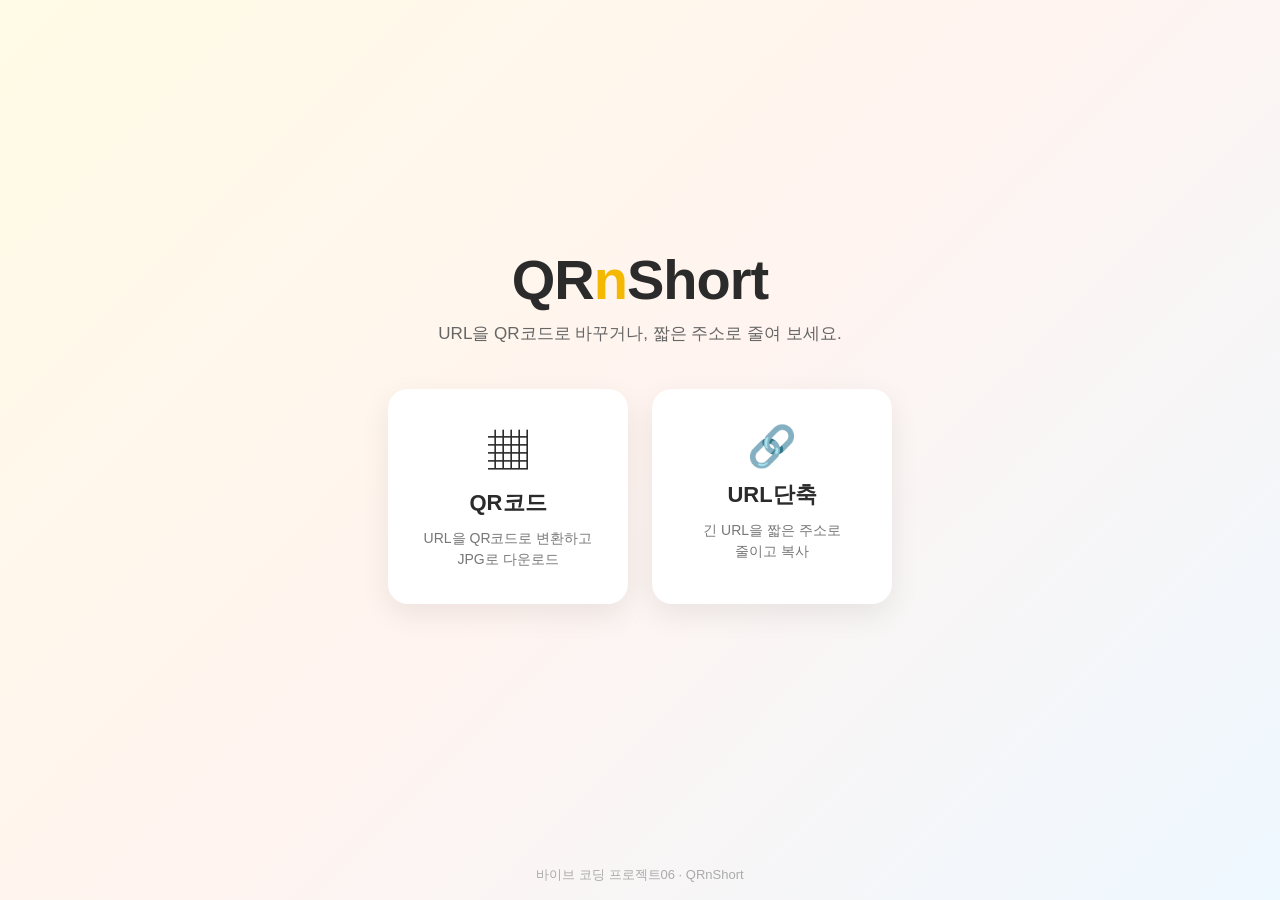
<file: index.html>
<!DOCTYPE html>
<html lang="ko">
<head>
  <meta charset="UTF-8">
  <meta name="viewport" content="width=device-width, initial-scale=1.0">
  <title>QRnShort - URL 유틸리티</title>
  <link rel="stylesheet" href="style.css">
</head>
<body>
  <main class="home">
    <h1 class="brand">QR<span>n</span>Short</h1>
    <p class="tagline">URL을 QR코드로 바꾸거나, 짧은 주소로 줄여 보세요.</p>

    <div class="menu">
      <a class="menu-btn qr" href="url2qr/index.html">
        <span class="menu-icon">▦</span>
        <span class="menu-title">QR코드</span>
        <span class="menu-desc">URL을 QR코드로 변환하고<br>JPG로 다운로드</span>
      </a>
      <a class="menu-btn short" href="urlShort/index.html">
        <span class="menu-icon">🔗</span>
        <span class="menu-title">URL단축</span>
        <span class="menu-desc">긴 URL을 짧은 주소로<br>줄이고 복사</span>
      </a>
    </div>
  </main>
  <footer>바이브 코딩 프로젝트06 · QRnShort</footer>
</body>
</html>
</file>
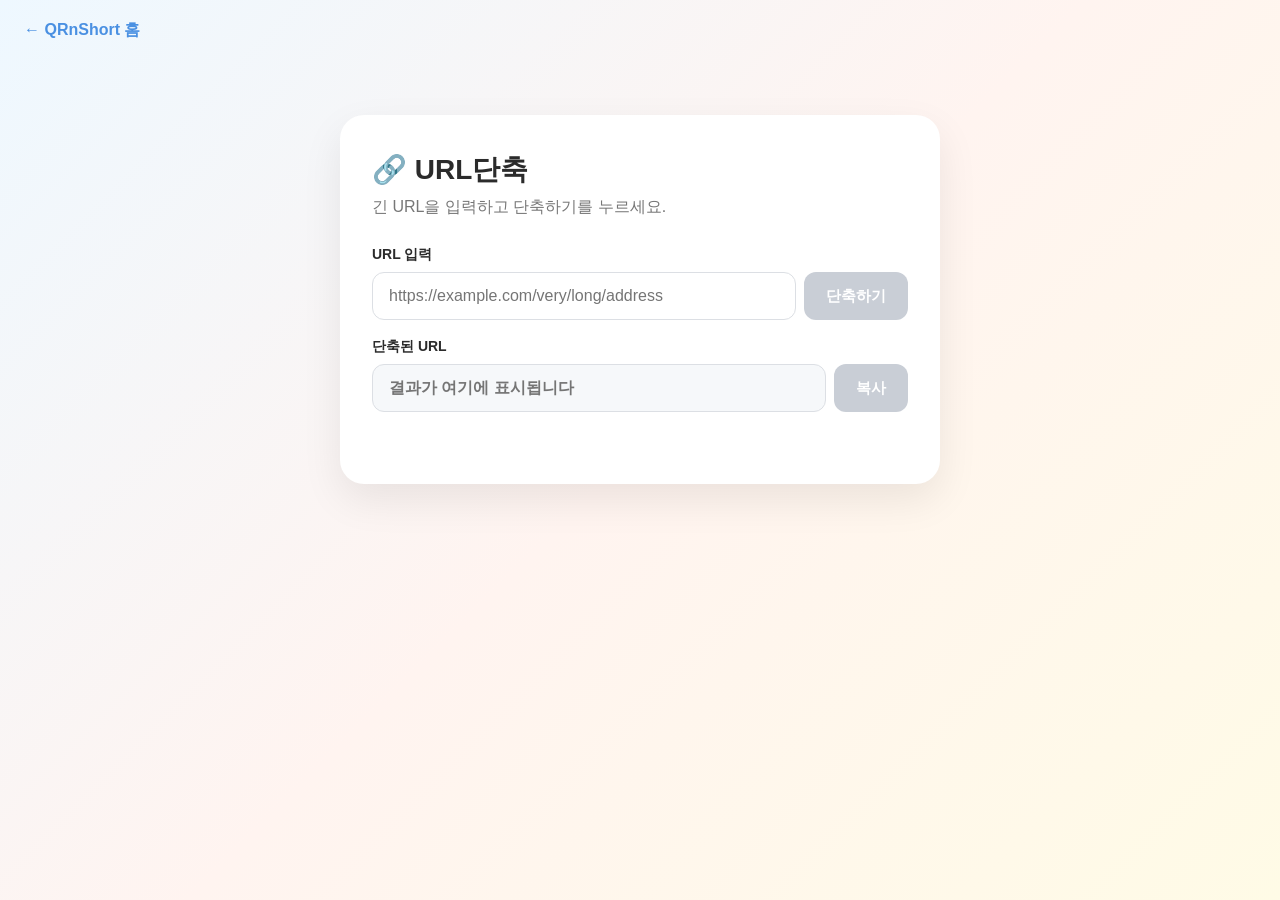
<file: urlShort/index.html>
<!DOCTYPE html>
<html lang="ko">
<head>
  <meta charset="UTF-8">
  <meta name="viewport" content="width=device-width, initial-scale=1.0">
  <title>URL단축 - QRnShort</title>
  <link rel="stylesheet" href="style.css">
</head>
<body>
  <header>
    <a href="../index.html" class="back">← QRnShort 홈</a>
  </header>

  <main>
    <div class="card">
      <h1>🔗 URL단축</h1>
      <p class="sub">긴 URL을 입력하고 단축하기를 누르세요.</p>

      <label for="url-input">URL 입력</label>
      <div class="row">
        <input type="url" id="url-input" placeholder="https://example.com/very/long/address" autocomplete="off">
        <button id="shorten-btn" disabled>단축하기</button>
      </div>

      <label for="result">단축된 URL</label>
      <div class="row">
        <input type="text" id="result" readonly placeholder="결과가 여기에 표시됩니다">
        <button id="copy-btn" disabled>복사</button>
      </div>

      <p id="message" class="message"></p>
    </div>
  </main>

  <div id="toast" class="toast">복사하였습니다</div>

  <script src="script.js"></script>
</body>
</html>
</file>
<file: style.css>
* { box-sizing: border-box; margin: 0; padding: 0; }

body {
  font-family: "Apple SD Gothic Neo", "Malgun Gothic", Arial, sans-serif;
  color: #2b2b2b;
  min-height: 100vh;
  display: flex;
  flex-direction: column;
  background: linear-gradient(135deg, #fffbe6 0%, #fff4f0 50%, #eef8ff 100%);
}

.home {
  flex: 1;
  display: flex;
  flex-direction: column;
  align-items: center;
  justify-content: center;
  padding: 40px 16px;
  text-align: center;
}

.brand { font-size: 56px; font-weight: 800; letter-spacing: -1px; }
.brand span { color: #f5b800; }
.tagline { margin-top: 10px; color: #666; font-size: 17px; }

.menu {
  margin-top: 44px;
  display: flex;
  gap: 24px;
  flex-wrap: wrap;
  justify-content: center;
}
.menu-btn {
  width: 240px;
  padding: 32px 20px;
  border-radius: 20px;
  background: #fff;
  text-decoration: none;
  color: inherit;
  display: flex;
  flex-direction: column;
  align-items: center;
  gap: 10px;
  box-shadow: 0 10px 30px rgba(0, 0, 0, .08);
  border: 2px solid transparent;
  transition: transform .2s, border-color .2s, box-shadow .2s;
}
.menu-btn:hover { transform: translateY(-4px); box-shadow: 0 16px 36px rgba(0, 0, 0, .12); }
.menu-btn.qr:hover { border-color: #f5b800; }
.menu-btn.short:hover { border-color: #4a90e2; }
.menu-icon { font-size: 40px; }
.menu-title { font-size: 22px; font-weight: 800; }
.menu-desc { font-size: 14px; color: #777; line-height: 1.5; }

footer { text-align: center; padding: 16px; color: #aaa; font-size: 13px; }
</file>
<file: urlShort/style.css>
* { box-sizing: border-box; margin: 0; padding: 0; }

body {
  font-family: "Apple SD Gothic Neo", "Malgun Gothic", Arial, sans-serif;
  color: #2b2b2b;
  min-height: 100vh;
  background: linear-gradient(135deg, #eef8ff 0%, #fff4f0 50%, #fffbe6 100%);
}

header { padding: 20px 24px; }
.back { color: #4a90e2; text-decoration: none; font-weight: 700; }
.back:hover { text-decoration: underline; }

main { display: flex; justify-content: center; padding: 6vh 16px 40px; }

.card {
  width: 100%;
  max-width: 600px;
  background: #fff;
  border-radius: 24px;
  padding: 36px 32px;
  box-shadow: 0 16px 40px rgba(0, 0, 0, .08);
}
h1 { font-size: 28px; }
.sub { color: #777; margin: 8px 0 28px; }

label { display: block; font-weight: 700; font-size: 14px; margin: 18px 0 8px; }

.row { display: flex; gap: 8px; }
.row input {
  flex: 1;
  min-width: 0;
  padding: 14px 16px;
  font-size: 16px;
  border: 1px solid #dcdfe4;
  border-radius: 12px;
  outline: none;
}
.row input:focus { border-color: #4a90e2; box-shadow: 0 0 0 3px rgba(74, 144, 226, .15); }
#result { background: #f6f8fa; color: #1a5fb4; font-weight: 700; }

.row button {
  padding: 0 22px;
  border: none;
  border-radius: 12px;
  font-size: 15px;
  font-weight: 700;
  cursor: pointer;
  color: #fff;
  background: #4a90e2;
  white-space: nowrap;
  transition: background .2s;
}
.row button:hover:not(:disabled) { background: #2f74c7; }
#copy-btn { background: #f5b800; color: #222; }
#copy-btn:hover:not(:disabled) { background: #d99a00; }
.row button:disabled, #copy-btn:disabled { background: #c9ced6; color: #fff; cursor: not-allowed; }

.message { margin-top: 16px; min-height: 20px; font-size: 14px; }
.message.error { color: #d93025; }
.message.ok { color: #188038; }

.toast {
  position: fixed;
  left: 50%;
  bottom: 40px;
  transform: translate(-50%, 20px);
  background: #222;
  color: #fff;
  padding: 12px 24px;
  border-radius: 24px;
  opacity: 0;
  pointer-events: none;
  transition: opacity .3s, transform .3s;
}
.toast.show { opacity: 1; transform: translate(-50%, 0); }
</file>
